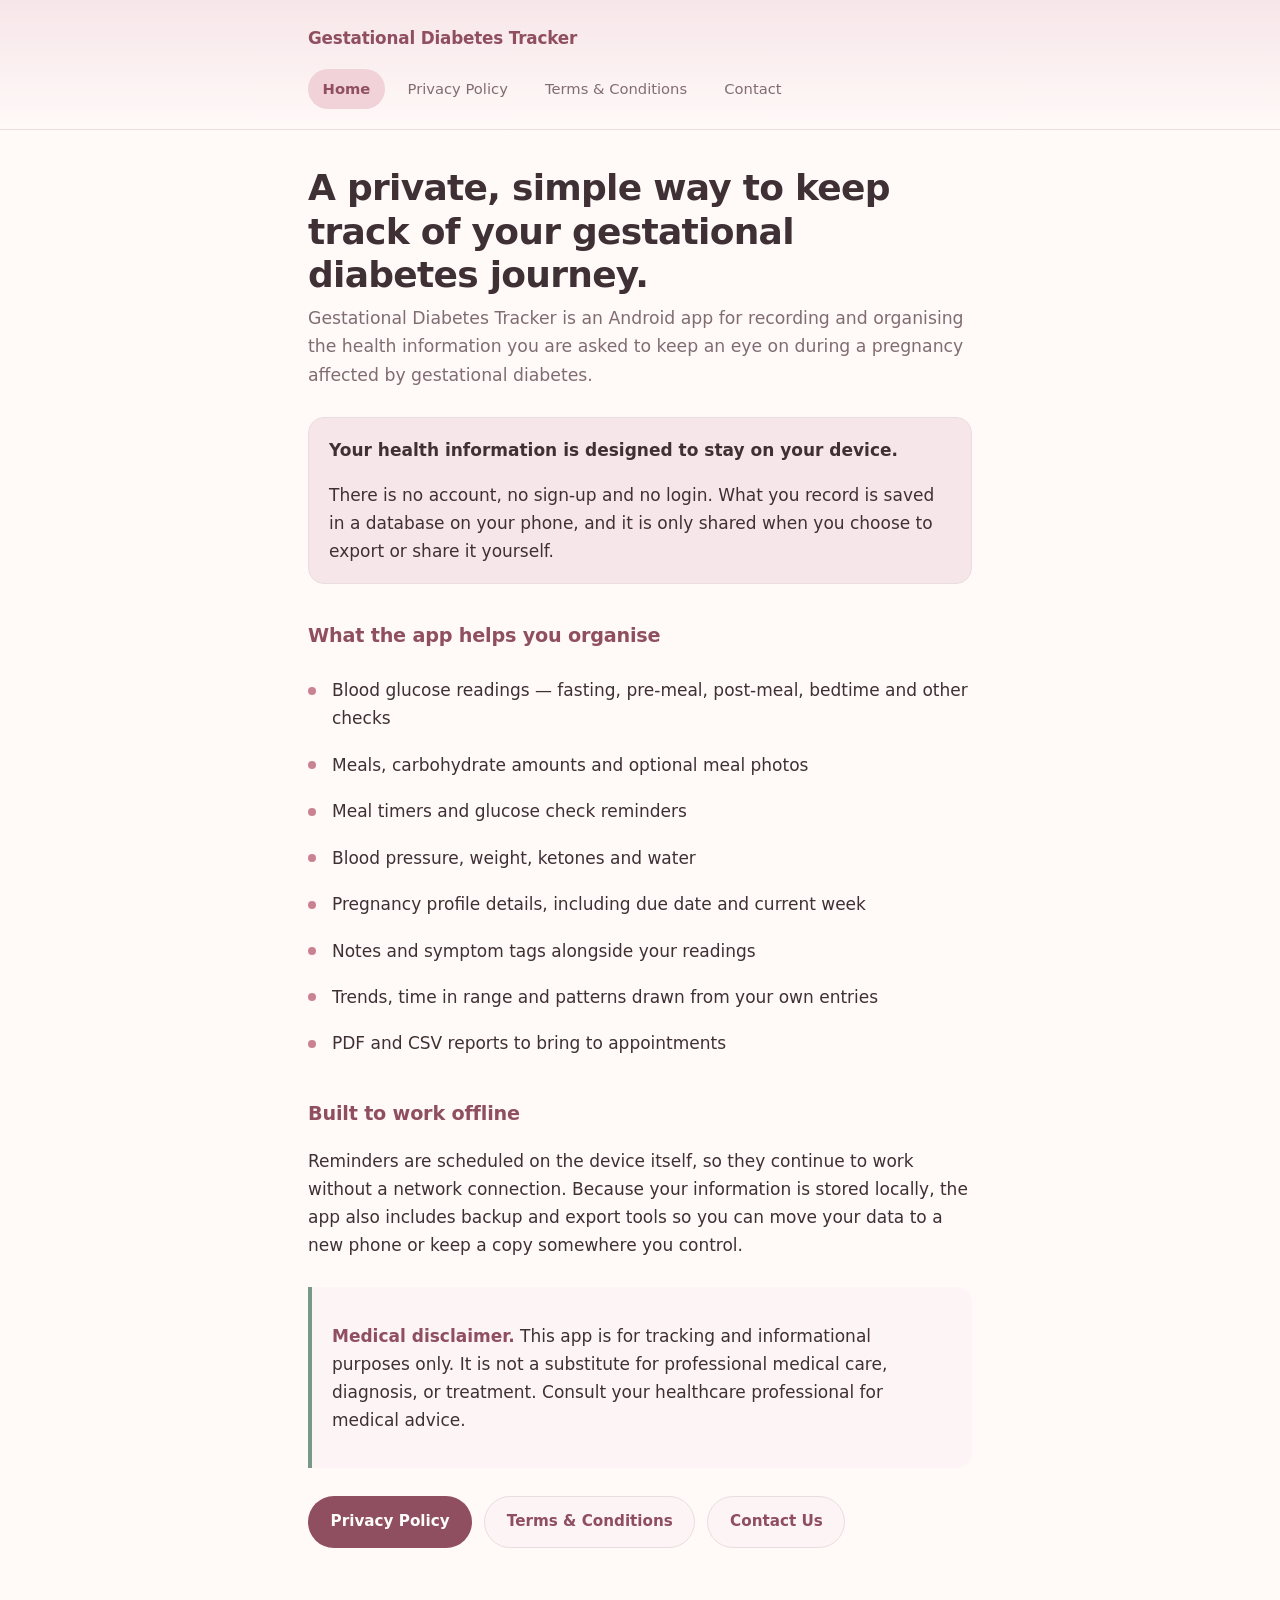
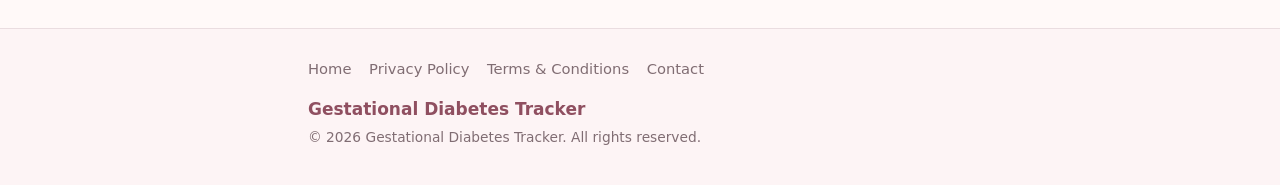
<file: index.html>
<!doctype html>
<html lang="en">
  <head>
    <meta charset="utf-8" />
    <meta name="viewport" content="width=device-width, initial-scale=1" />
    <title>Gestational Diabetes Tracker</title>
    <meta
      name="description"
      content="A private, on-device tracker for gestational diabetes — glucose readings, meals, reminders and reports for your appointments."
    />
    <link rel="stylesheet" href="style.css" />
  </head>
  <body>
    <header class="site-header">
      <div class="site-header__inner">
        <a class="brand" href="index.html">Gestational Diabetes Tracker</a>
        <nav class="site-nav" aria-label="Main">
          <a href="index.html" aria-current="page">Home</a>
          <a href="privacy.html">Privacy Policy</a>
          <a href="terms.html">Terms &amp; Conditions</a>
          <a href="contact.html">Contact</a>
        </nav>
      </div>
    </header>

    <main>
      <h1>A private, simple way to keep track of your gestational diabetes journey.</h1>
      <p class="lede">
        Gestational Diabetes Tracker is an Android app for recording and organising the
        health information you are asked to keep an eye on during a pregnancy affected by
        gestational diabetes.
      </p>

      <div class="callout">
        <p><strong>Your health information is designed to stay on your device.</strong></p>
        <p>
          There is no account, no sign-up and no login. What you record is saved in a
          database on your phone, and it is only shared when you choose to export or share
          it yourself.
        </p>
      </div>

      <h2>What the app helps you organise</h2>
      <ul class="feature-list">
        <li>Blood glucose readings — fasting, pre-meal, post-meal, bedtime and other checks</li>
        <li>Meals, carbohydrate amounts and optional meal photos</li>
        <li>Meal timers and glucose check reminders</li>
        <li>Blood pressure, weight, ketones and water</li>
        <li>Pregnancy profile details, including due date and current week</li>
        <li>Notes and symptom tags alongside your readings</li>
        <li>Trends, time in range and patterns drawn from your own entries</li>
        <li>PDF and CSV reports to bring to appointments</li>
      </ul>

      <h2>Built to work offline</h2>
      <p>
        Reminders are scheduled on the device itself, so they continue to work without a
        network connection. Because your information is stored locally, the app also
        includes backup and export tools so you can move your data to a new phone or keep
        a copy somewhere you control.
      </p>

      <div class="disclaimer">
        <p>
          <strong>Medical disclaimer.</strong> This app is for tracking and informational
          purposes only. It is not a substitute for professional medical care, diagnosis,
          or treatment. Consult your healthcare professional for medical advice.
        </p>
      </div>

      <div class="actions">
        <a class="button button--primary" href="privacy.html">Privacy Policy</a>
        <a class="button button--quiet" href="terms.html">Terms &amp; Conditions</a>
        <a class="button button--quiet" href="contact.html">Contact Us</a>
      </div>
    </main>

    <footer class="site-footer">
      <div class="site-footer__inner">
        <nav class="site-footer__links" aria-label="Footer">
          <a href="index.html">Home</a>
          <a href="privacy.html">Privacy Policy</a>
          <a href="terms.html">Terms &amp; Conditions</a>
          <a href="contact.html">Contact</a>
        </nav>
        <p class="site-footer__name">Gestational Diabetes Tracker</p>
        <p class="site-footer__note">© 2026 Gestational Diabetes Tracker. All rights reserved.</p>
      </div>
    </footer>
  </body>
</html>
</file>
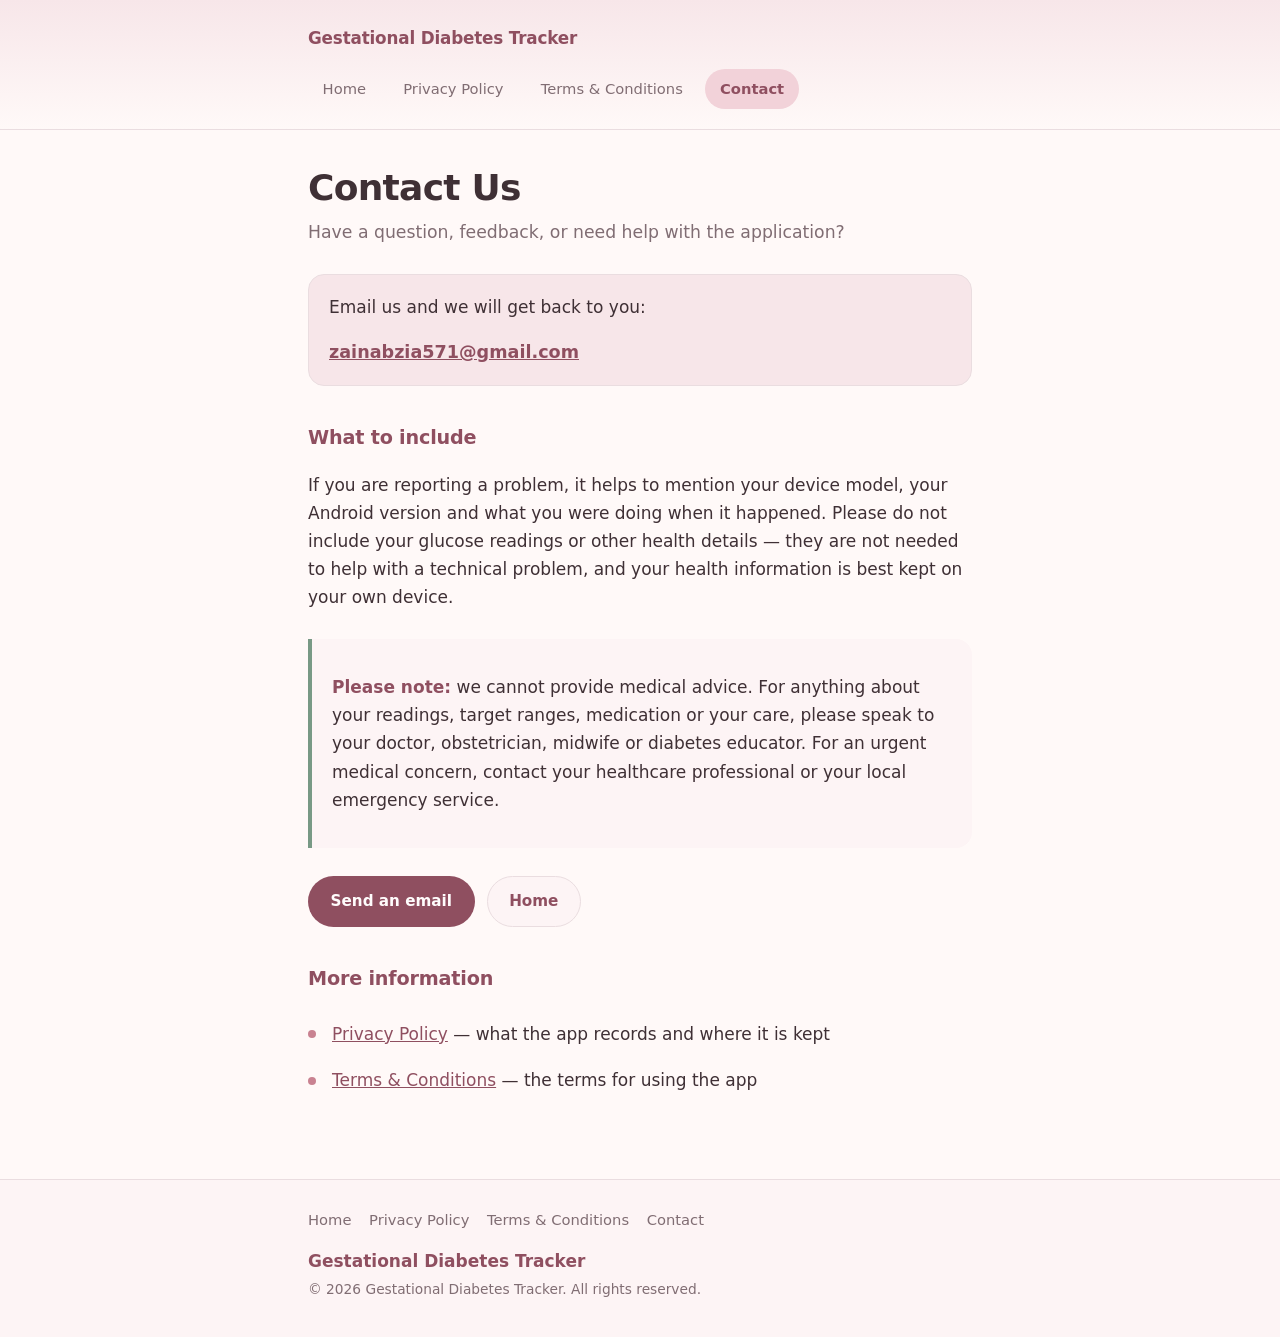
<file: contact.html>
<!doctype html>
<html lang="en">
  <head>
    <meta charset="utf-8" />
    <meta name="viewport" content="width=device-width, initial-scale=1" />
    <title>Contact — Gestational Diabetes Tracker</title>
    <meta
      name="description"
      content="Get in touch about the Gestational Diabetes Tracker app — questions, feedback or help."
    />
    <link rel="stylesheet" href="style.css" />
  </head>
  <body>
    <header class="site-header">
      <div class="site-header__inner">
        <a class="brand" href="index.html">Gestational Diabetes Tracker</a>
        <nav class="site-nav" aria-label="Main">
          <a href="index.html">Home</a>
          <a href="privacy.html">Privacy Policy</a>
          <a href="terms.html">Terms &amp; Conditions</a>
          <a href="contact.html" aria-current="page">Contact</a>
        </nav>
      </div>
    </header>

    <main>
      <h1>Contact Us</h1>
      <p class="lede">
        Have a question, feedback, or need help with the application?
      </p>

      <div class="callout">
        <p>Email us and we will get back to you:</p>
        <p class="contact-email">
          <a href="mailto:zainabzia571@gmail.com">zainabzia571@gmail.com</a>
        </p>
      </div>

      <h2>What to include</h2>
      <p>
        If you are reporting a problem, it helps to mention your device model, your Android
        version and what you were doing when it happened. Please do not include your glucose
        readings or other health details — they are not needed to help with a technical
        problem, and your health information is best kept on your own device.
      </p>

      <div class="disclaimer">
        <p>
          <strong>Please note:</strong> we cannot provide medical advice. For anything about
          your readings, target ranges, medication or your care, please speak to your doctor,
          obstetrician, midwife or diabetes educator. For an urgent medical concern, contact
          your healthcare professional or your local emergency service.
        </p>
      </div>

      <div class="actions">
        <a class="button button--primary" href="mailto:zainabzia571@gmail.com">Send an email</a>
        <a class="button button--quiet" href="index.html">Home</a>
      </div>

      <h2>More information</h2>
      <ul class="feature-list">
        <li><a href="privacy.html">Privacy Policy</a> — what the app records and where it is kept</li>
        <li><a href="terms.html">Terms &amp; Conditions</a> — the terms for using the app</li>
      </ul>
    </main>

    <footer class="site-footer">
      <div class="site-footer__inner">
        <nav class="site-footer__links" aria-label="Footer">
          <a href="index.html">Home</a>
          <a href="privacy.html">Privacy Policy</a>
          <a href="terms.html">Terms &amp; Conditions</a>
          <a href="contact.html">Contact</a>
        </nav>
        <p class="site-footer__name">Gestational Diabetes Tracker</p>
        <p class="site-footer__note">© 2026 Gestational Diabetes Tracker. All rights reserved.</p>
      </div>
    </footer>
  </body>
</html>
</file>
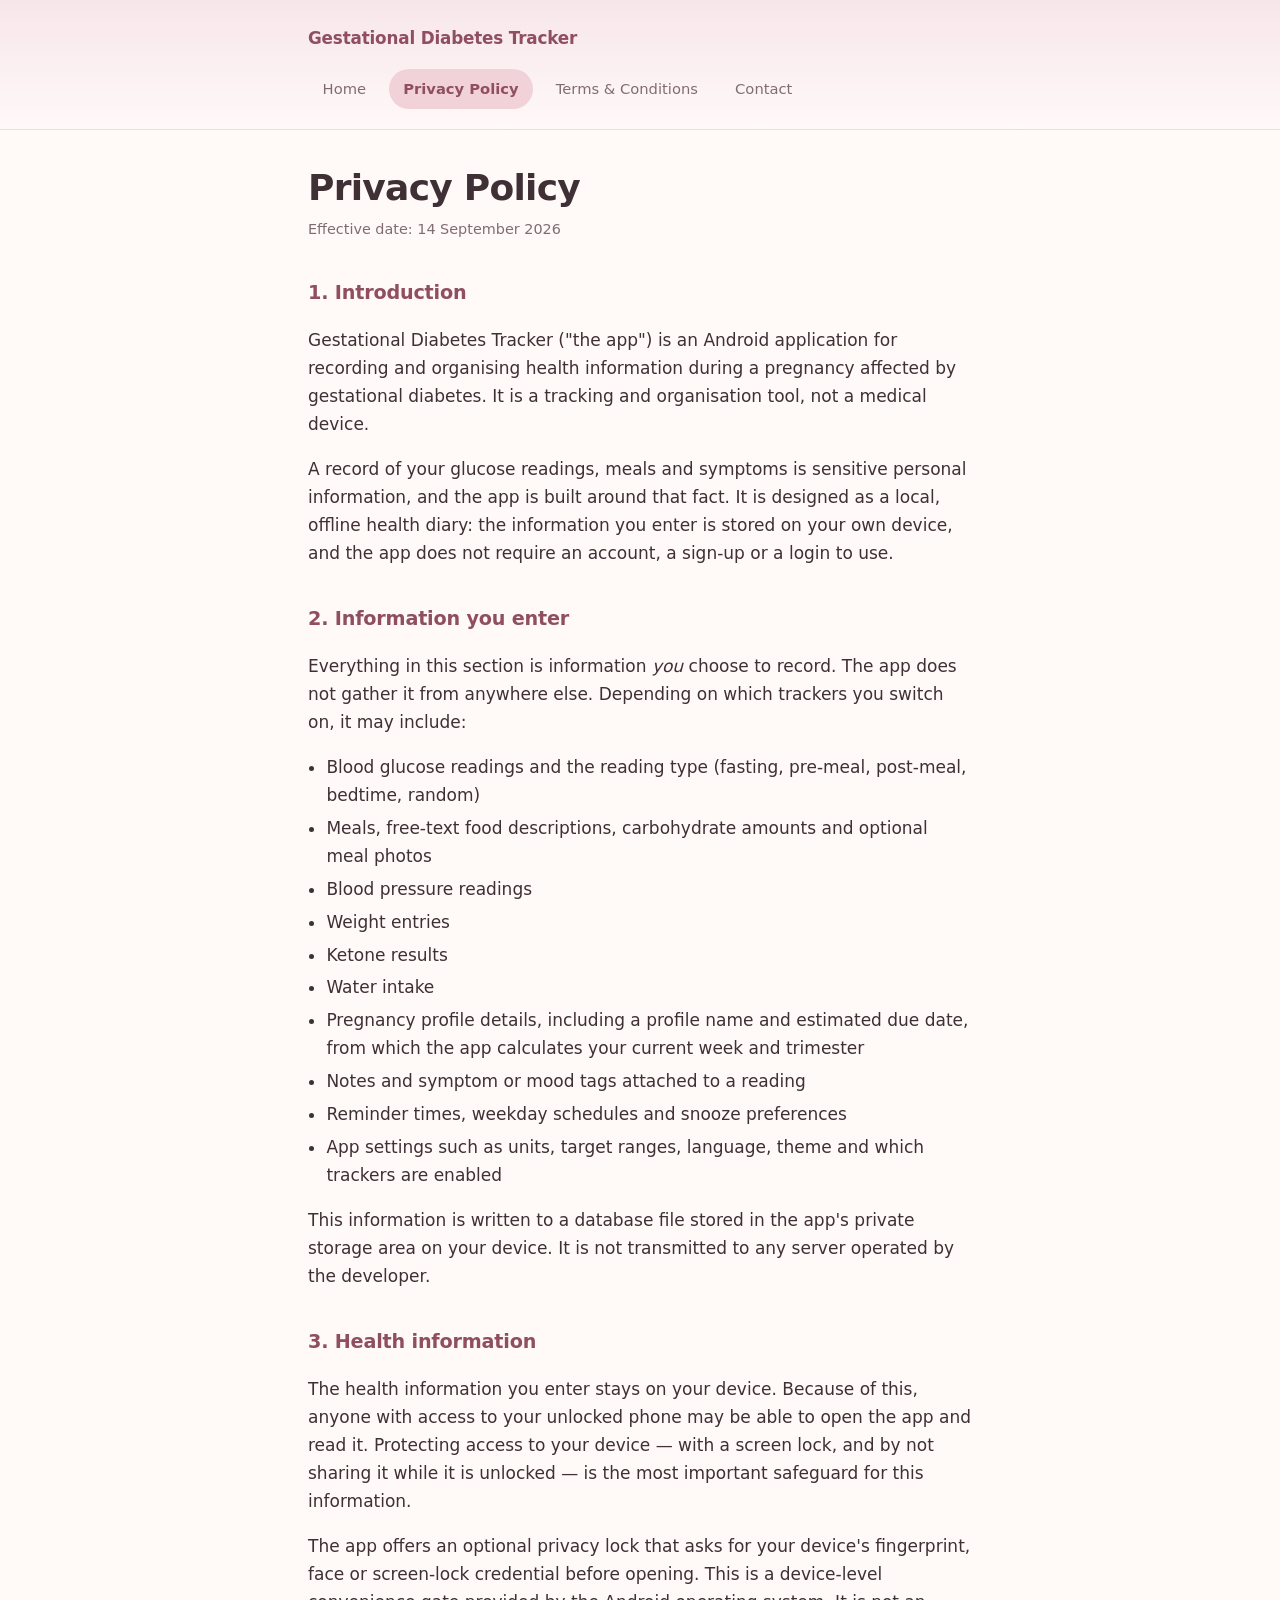
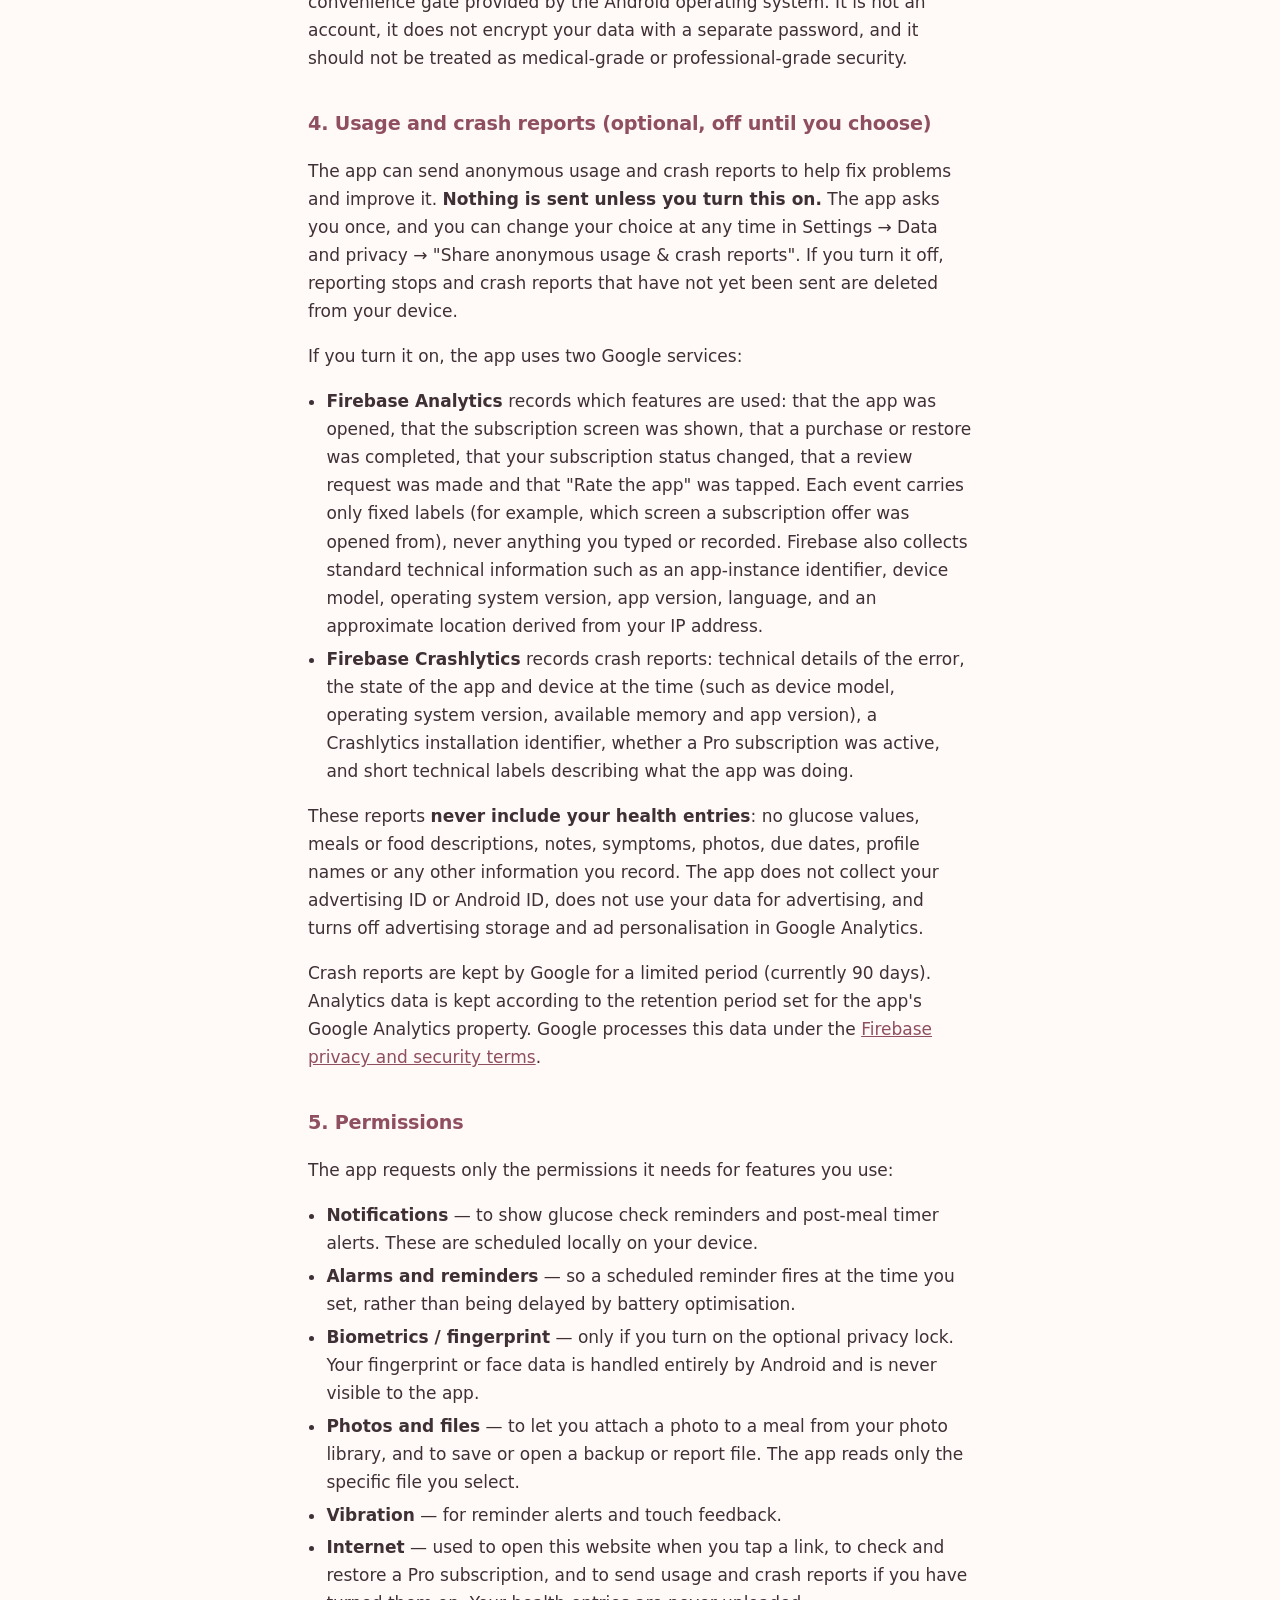
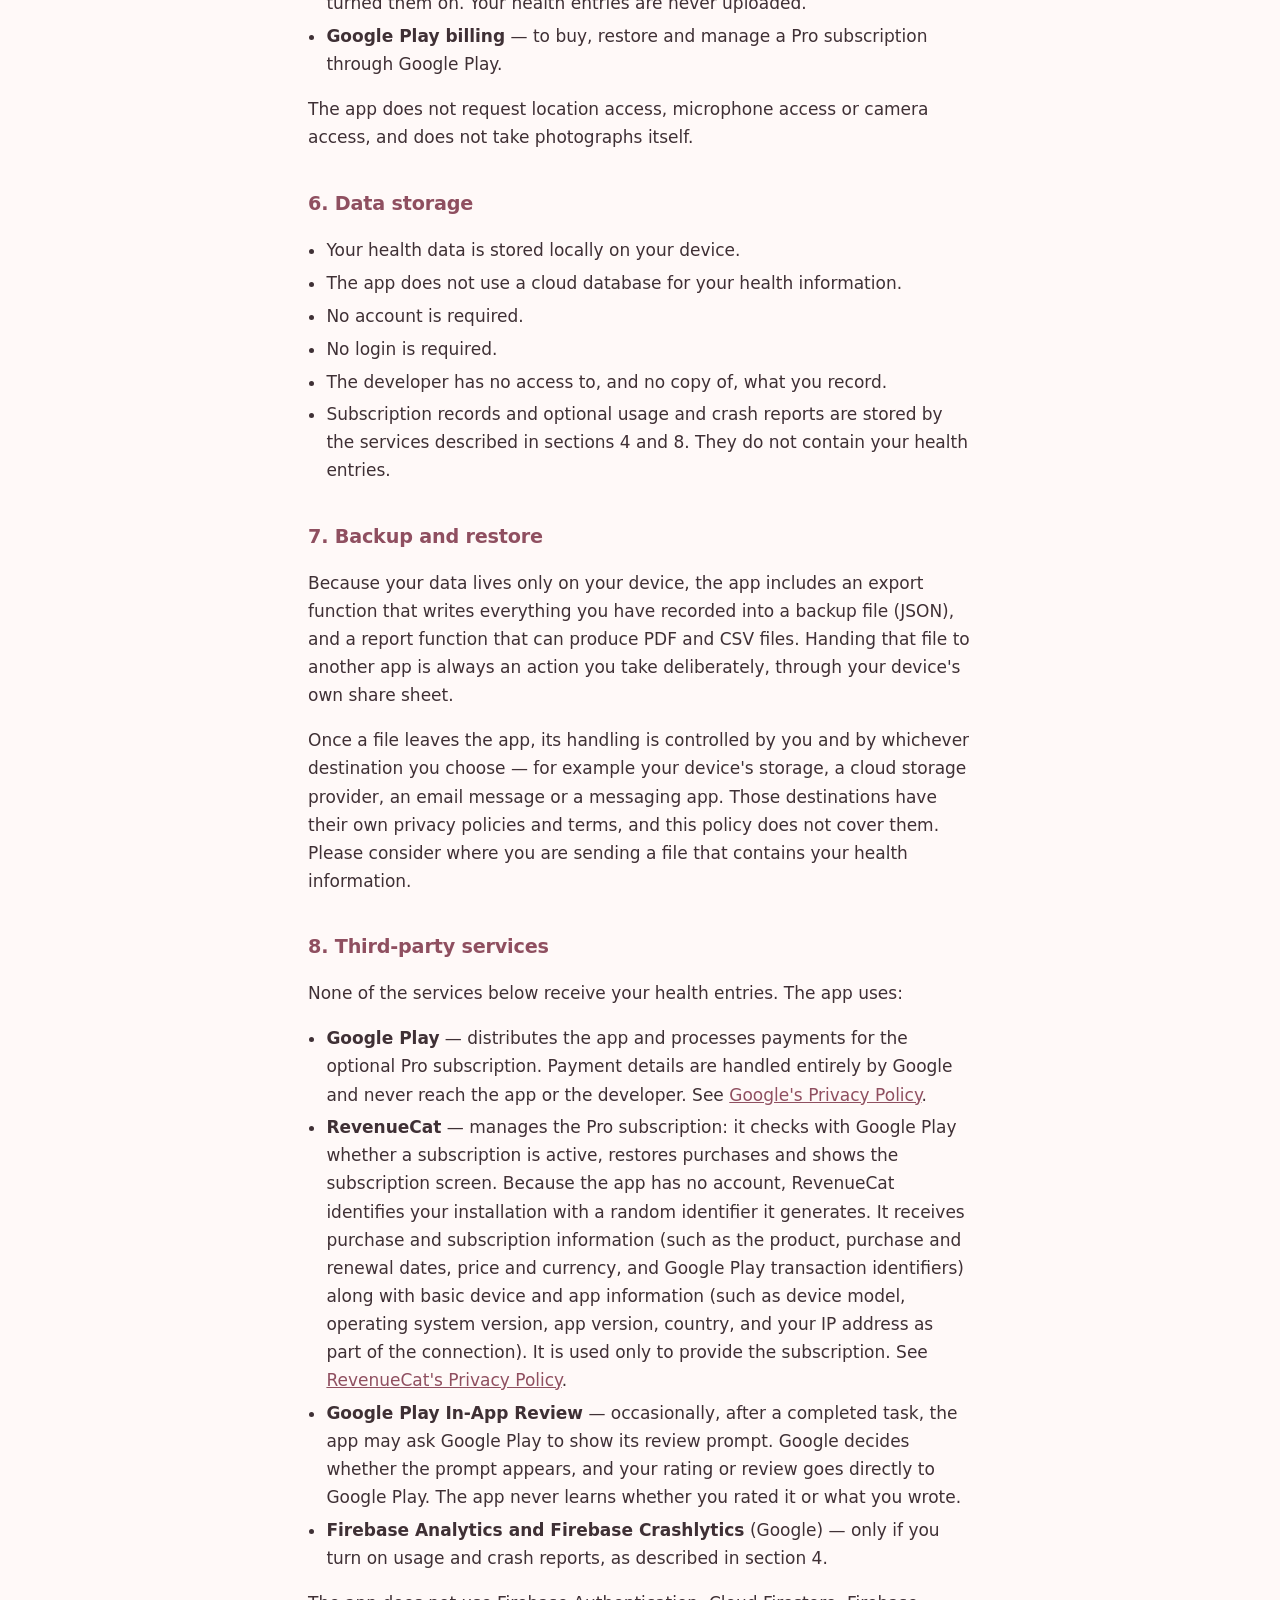
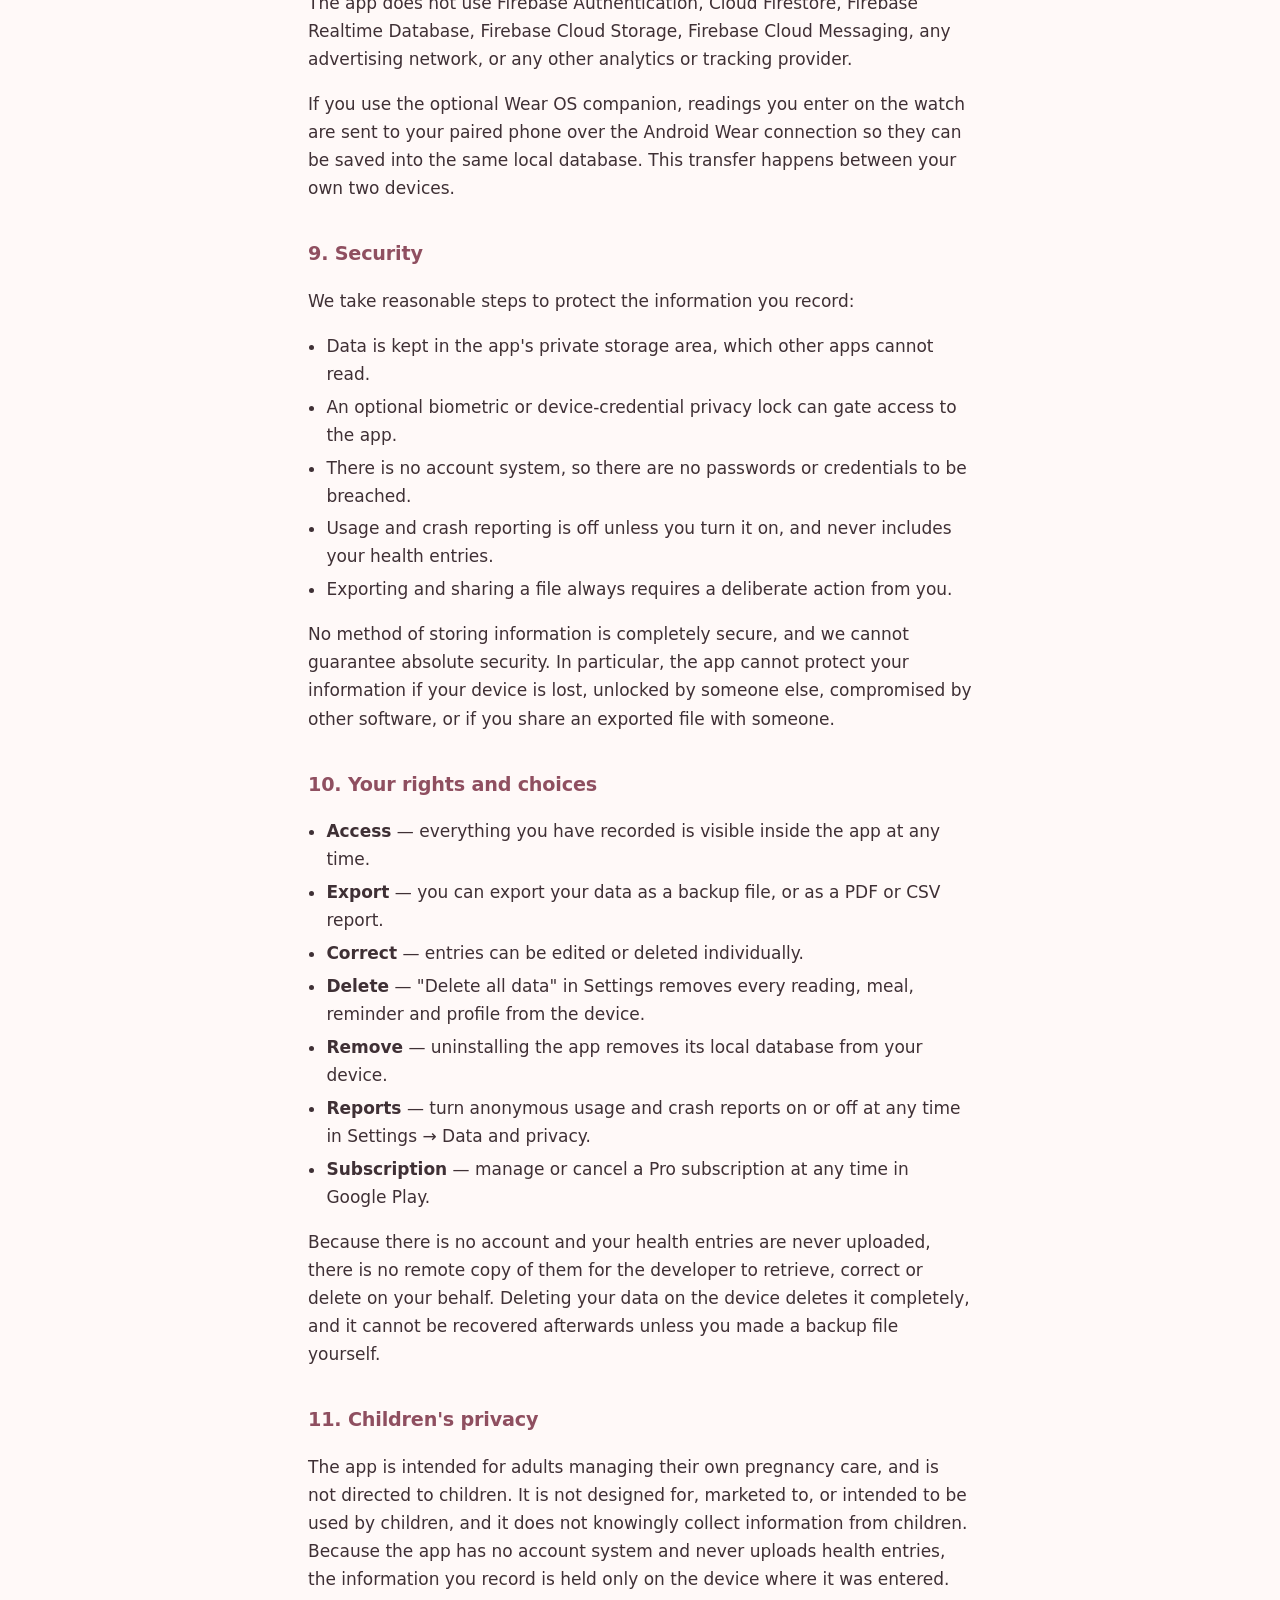
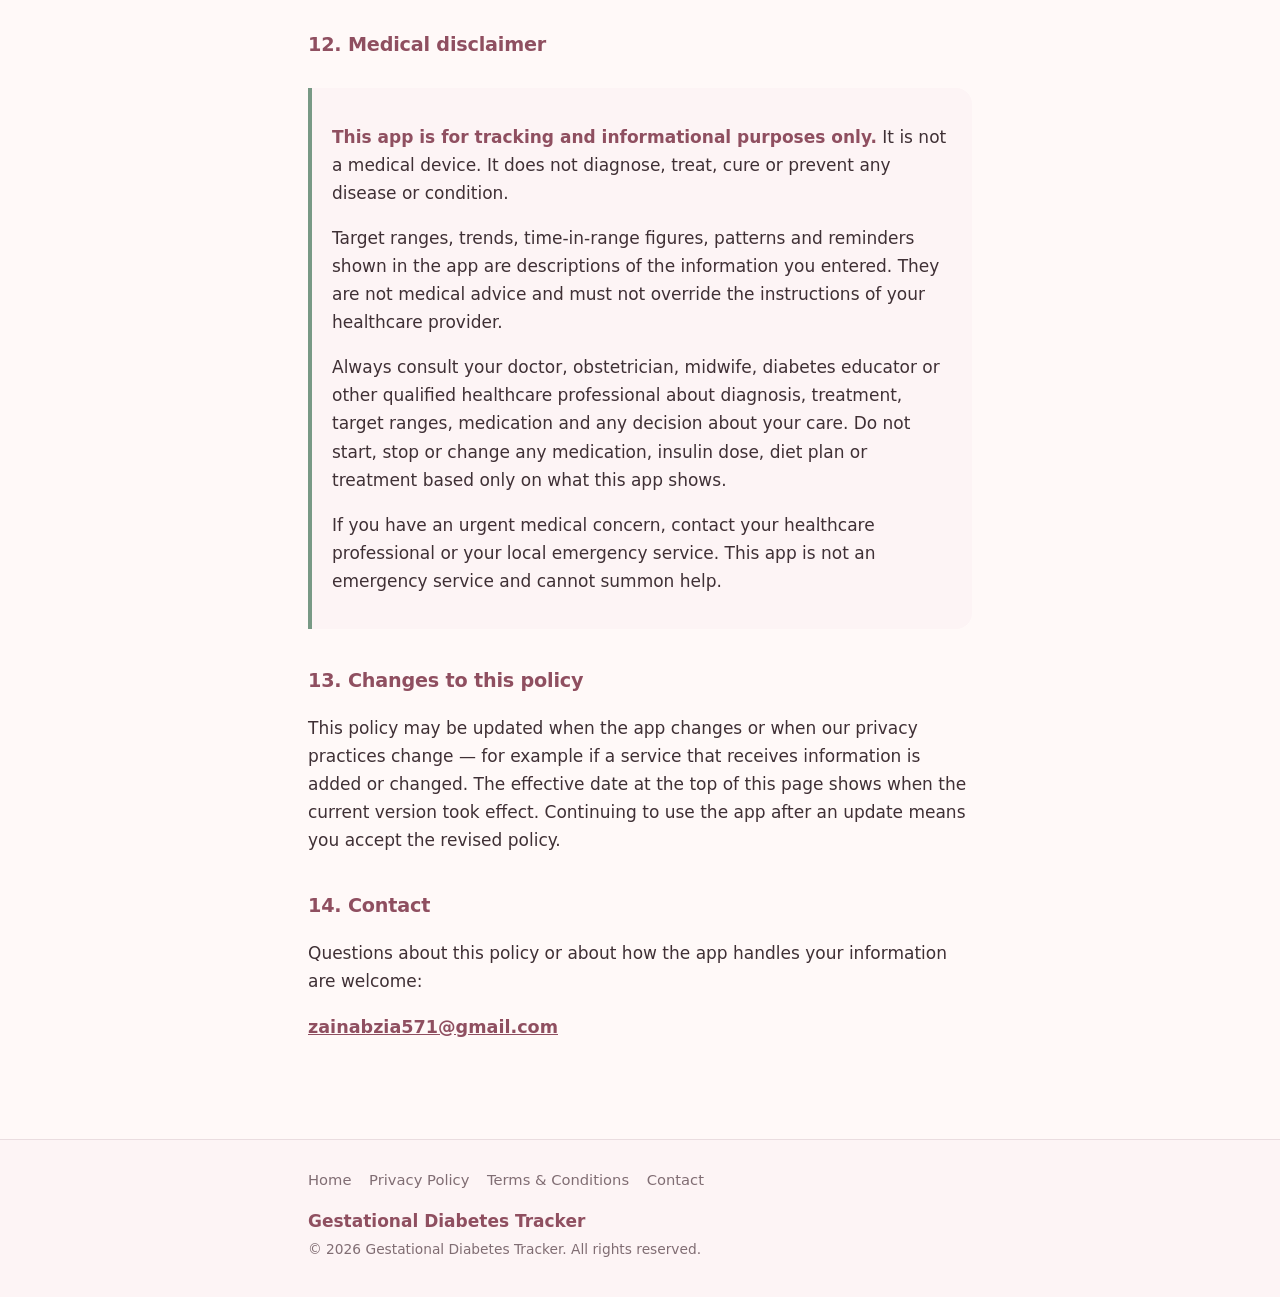
<file: privacy.html>
<!doctype html>
<html lang="en">
  <head>
    <meta charset="utf-8" />
    <meta name="viewport" content="width=device-width, initial-scale=1" />
    <title>Privacy Policy — Gestational Diabetes Tracker</title>
    <meta
      name="description"
      content="How Gestational Diabetes Tracker handles your information: everything you record stays on your device."
    />
    <link rel="stylesheet" href="style.css" />
  </head>
  <body>
    <header class="site-header">
      <div class="site-header__inner">
        <a class="brand" href="index.html">Gestational Diabetes Tracker</a>
        <nav class="site-nav" aria-label="Main">
          <a href="index.html">Home</a>
          <a href="privacy.html" aria-current="page">Privacy Policy</a>
          <a href="terms.html">Terms &amp; Conditions</a>
          <a href="contact.html">Contact</a>
        </nav>
      </div>
    </header>

    <main>
      <h1>Privacy Policy</h1>
      <p class="effective">Effective date: 14 September 2026</p>

      <h2>1. Introduction</h2>
      <p>
        Gestational Diabetes Tracker ("the app") is an Android application for recording
        and organising health information during a pregnancy affected by gestational
        diabetes. It is a tracking and organisation tool, not a medical device.
      </p>
      <p>
        A record of your glucose readings, meals and symptoms is sensitive personal
        information, and the app is built around that fact. It is designed as a local,
        offline health diary: the information you enter is stored on your own device, and
        the app does not require an account, a sign-up or a login to use.
      </p>

      <h2>2. Information you enter</h2>
      <p>
        Everything in this section is information <em>you</em> choose to record. The app
        does not gather it from anywhere else. Depending on which trackers you switch on,
        it may include:
      </p>
      <ul>
        <li>Blood glucose readings and the reading type (fasting, pre-meal, post-meal, bedtime, random)</li>
        <li>Meals, free-text food descriptions, carbohydrate amounts and optional meal photos</li>
        <li>Blood pressure readings</li>
        <li>Weight entries</li>
        <li>Ketone results</li>
        <li>Water intake</li>
        <li>Pregnancy profile details, including a profile name and estimated due date, from which the app calculates your current week and trimester</li>
        <li>Notes and symptom or mood tags attached to a reading</li>
        <li>Reminder times, weekday schedules and snooze preferences</li>
        <li>App settings such as units, target ranges, language, theme and which trackers are enabled</li>
      </ul>
      <p>
        This information is written to a database file stored in the app's private storage
        area on your device. It is not transmitted to any server operated by the developer.
      </p>

      <h2>3. Health information</h2>
      <p>
        The health information you enter stays on your device. Because of this, anyone with
        access to your unlocked phone may be able to open the app and read it. Protecting
        access to your device — with a screen lock, and by not sharing it while it is
        unlocked — is the most important safeguard for this information.
      </p>
      <p>
        The app offers an optional privacy lock that asks for your device's fingerprint,
        face or screen-lock credential before opening. This is a device-level convenience
        gate provided by the Android operating system. It is not an account, it does not
        encrypt your data with a separate password, and it should not be treated as
        medical-grade or professional-grade security.
      </p>

      <h2>4. Usage and crash reports (optional, off until you choose)</h2>
      <p>
        The app can send anonymous usage and crash reports to help fix problems and improve
        it. <strong>Nothing is sent unless you turn this on.</strong> The app asks you once,
        and you can change your choice at any time in Settings → Data and privacy →
        "Share anonymous usage &amp; crash reports". If you turn it off, reporting stops and
        crash reports that have not yet been sent are deleted from your device.
      </p>
      <p>If you turn it on, the app uses two Google services:</p>
      <ul>
        <li>
          <strong>Firebase Analytics</strong> records which features are used: that the app
          was opened, that the subscription screen was shown, that a purchase or restore
          was completed, that your subscription status changed, that a review request was
          made and that "Rate the app" was tapped. Each event carries only fixed labels
          (for example, which screen a subscription offer was opened from), never anything
          you typed or recorded. Firebase also collects standard technical information such
          as an app-instance identifier, device model, operating system version, app
          version, language, and an approximate location derived from your IP address.
        </li>
        <li>
          <strong>Firebase Crashlytics</strong> records crash reports: technical details of
          the error, the state of the app and device at the time (such as device model,
          operating system version, available memory and app version), a Crashlytics
          installation identifier, whether a Pro subscription was active, and short
          technical labels describing what the app was doing.
        </li>
      </ul>
      <p>
        These reports <strong>never include your health entries</strong>: no glucose values,
        meals or food descriptions, notes, symptoms, photos, due dates, profile names or
        any other information you record. The app does not collect your advertising ID or
        Android ID, does not use your data for advertising, and turns off advertising
        storage and ad personalisation in Google Analytics.
      </p>
      <p>
        Crash reports are kept by Google for a limited period (currently 90 days).
        Analytics data is kept according to the retention period set for the app's Google
        Analytics property. Google processes this data under the
        <a href="https://firebase.google.com/support/privacy">Firebase privacy and security terms</a>.
      </p>

      <h2>5. Permissions</h2>
      <p>The app requests only the permissions it needs for features you use:</p>
      <ul>
        <li>
          <strong>Notifications</strong> — to show glucose check reminders and post-meal
          timer alerts. These are scheduled locally on your device.
        </li>
        <li>
          <strong>Alarms and reminders</strong> — so a scheduled reminder fires at the time
          you set, rather than being delayed by battery optimisation.
        </li>
        <li>
          <strong>Biometrics / fingerprint</strong> — only if you turn on the optional
          privacy lock. Your fingerprint or face data is handled entirely by Android and is
          never visible to the app.
        </li>
        <li>
          <strong>Photos and files</strong> — to let you attach a photo to a meal from your
          photo library, and to save or open a backup or report file. The app reads only the
          specific file you select.
        </li>
        <li>
          <strong>Vibration</strong> — for reminder alerts and touch feedback.
        </li>
        <li>
          <strong>Internet</strong> — used to open this website when you tap a link, to check
          and restore a Pro subscription, and to send usage and crash reports if you have
          turned them on. Your health entries are never uploaded.
        </li>
        <li>
          <strong>Google Play billing</strong> — to buy, restore and manage a Pro
          subscription through Google Play.
        </li>
      </ul>
      <p>
        The app does not request location access, microphone access or camera access, and
        does not take photographs itself.
      </p>

      <h2>6. Data storage</h2>
      <ul>
        <li>Your health data is stored locally on your device.</li>
        <li>The app does not use a cloud database for your health information.</li>
        <li>No account is required.</li>
        <li>No login is required.</li>
        <li>The developer has no access to, and no copy of, what you record.</li>
        <li>
          Subscription records and optional usage and crash reports are stored by the
          services described in sections 4 and 8. They do not contain your health entries.
        </li>
      </ul>

      <h2>7. Backup and restore</h2>
      <p>
        Because your data lives only on your device, the app includes an export function
        that writes everything you have recorded into a backup file (JSON), and a report
        function that can produce PDF and CSV files. Handing that file to another app is
        always an action you take deliberately, through your device's own share sheet.
      </p>
      <p>
        Once a file leaves the app, its handling is controlled by you and by whichever
        destination you choose — for example your device's storage, a cloud storage
        provider, an email message or a messaging app. Those destinations have their own
        privacy policies and terms, and this policy does not cover them. Please consider
        where you are sending a file that contains your health information.
      </p>

      <h2>8. Third-party services</h2>
      <p>
        None of the services below receive your health entries. The app uses:
      </p>
      <ul>
        <li>
          <strong>Google Play</strong> — distributes the app and processes payments for
          the optional Pro subscription. Payment details are handled entirely by Google
          and never reach the app or the developer. See
          <a href="https://policies.google.com/privacy">Google's Privacy Policy</a>.
        </li>
        <li>
          <strong>RevenueCat</strong> — manages the Pro subscription: it checks with Google
          Play whether a subscription is active, restores purchases and shows the
          subscription screen. Because the app has no account, RevenueCat identifies your
          installation with a random identifier it generates. It receives purchase and
          subscription information (such as the product, purchase and renewal dates, price
          and currency, and Google Play transaction identifiers) along with basic device
          and app information (such as device model, operating system version, app version,
          country, and your IP address as part of the connection). It is used only to
          provide the subscription. See
          <a href="https://www.revenuecat.com/privacy">RevenueCat's Privacy Policy</a>.
        </li>
        <li>
          <strong>Google Play In-App Review</strong> — occasionally, after a completed task,
          the app may ask Google Play to show its review prompt. Google decides whether the
          prompt appears, and your rating or review goes directly to Google Play. The app
          never learns whether you rated it or what you wrote.
        </li>
        <li>
          <strong>Firebase Analytics and Firebase Crashlytics</strong> (Google) — only if
          you turn on usage and crash reports, as described in section 4.
        </li>
      </ul>
      <p>
        The app does not use Firebase Authentication, Cloud Firestore, Firebase Realtime
        Database, Firebase Cloud Storage, Firebase Cloud Messaging, any advertising network,
        or any other analytics or tracking provider.
      </p>
      <p>
        If you use the optional Wear OS companion, readings you enter on the watch are sent
        to your paired phone over the Android Wear connection so they can be saved into the
        same local database. This transfer happens between your own two devices.
      </p>

      <h2>9. Security</h2>
      <p>We take reasonable steps to protect the information you record:</p>
      <ul>
        <li>Data is kept in the app's private storage area, which other apps cannot read.</li>
        <li>An optional biometric or device-credential privacy lock can gate access to the app.</li>
        <li>There is no account system, so there are no passwords or credentials to be breached.</li>
        <li>Usage and crash reporting is off unless you turn it on, and never includes your health entries.</li>
        <li>Exporting and sharing a file always requires a deliberate action from you.</li>
      </ul>
      <p>
        No method of storing information is completely secure, and we cannot guarantee
        absolute security. In particular, the app cannot protect your information if your
        device is lost, unlocked by someone else, compromised by other software, or if you
        share an exported file with someone.
      </p>

      <h2>10. Your rights and choices</h2>
      <ul>
        <li><strong>Access</strong> — everything you have recorded is visible inside the app at any time.</li>
        <li><strong>Export</strong> — you can export your data as a backup file, or as a PDF or CSV report.</li>
        <li><strong>Correct</strong> — entries can be edited or deleted individually.</li>
        <li><strong>Delete</strong> — "Delete all data" in Settings removes every reading, meal, reminder and profile from the device.</li>
        <li><strong>Remove</strong> — uninstalling the app removes its local database from your device.</li>
        <li><strong>Reports</strong> — turn anonymous usage and crash reports on or off at any time in Settings → Data and privacy.</li>
        <li><strong>Subscription</strong> — manage or cancel a Pro subscription at any time in Google Play.</li>
      </ul>
      <p>
        Because there is no account and your health entries are never uploaded, there is no
        remote copy of them for the developer to retrieve, correct or delete on your behalf. Deleting your data on
        the device deletes it completely, and it cannot be recovered afterwards unless you
        made a backup file yourself.
      </p>

      <h2>11. Children's privacy</h2>
      <p>
        The app is intended for adults managing their own pregnancy care, and is not
        directed to children. It is not designed for, marketed to, or intended to be used by
        children, and it does not knowingly collect information from children. Because the
        app has no account system and never uploads health entries, the information you
        record is held only on the device where it was entered.
      </p>

      <h2>12. Medical disclaimer</h2>
      <div class="disclaimer">
        <p>
          <strong>This app is for tracking and informational purposes only.</strong> It is
          not a medical device. It does not diagnose, treat, cure or prevent any disease or
          condition.
        </p>
        <p>
          Target ranges, trends, time-in-range figures, patterns and reminders shown in the
          app are descriptions of the information you entered. They are not medical advice
          and must not override the instructions of your healthcare provider.
        </p>
        <p>
          Always consult your doctor, obstetrician, midwife, diabetes educator or other
          qualified healthcare professional about diagnosis, treatment, target ranges,
          medication and any decision about your care. Do not start, stop or change any
          medication, insulin dose, diet plan or treatment based only on what this app
          shows.
        </p>
        <p>
          If you have an urgent medical concern, contact your healthcare professional or
          your local emergency service. This app is not an emergency service and cannot
          summon help.
        </p>
      </div>

      <h2>13. Changes to this policy</h2>
      <p>
        This policy may be updated when the app changes or when our privacy practices
        change — for example if a service that receives information is added or changed. The
        effective date at the top of this page shows when the current version took effect.
        Continuing to use the app after an update means you accept the revised policy.
      </p>

      <h2>14. Contact</h2>
      <p>
        Questions about this policy or about how the app handles your information are
        welcome:
      </p>
      <p class="contact-email">
        <a href="mailto:zainabzia571@gmail.com">zainabzia571@gmail.com</a>
      </p>
    </main>

    <footer class="site-footer">
      <div class="site-footer__inner">
        <nav class="site-footer__links" aria-label="Footer">
          <a href="index.html">Home</a>
          <a href="privacy.html">Privacy Policy</a>
          <a href="terms.html">Terms &amp; Conditions</a>
          <a href="contact.html">Contact</a>
        </nav>
        <p class="site-footer__name">Gestational Diabetes Tracker</p>
        <p class="site-footer__note">© 2026 Gestational Diabetes Tracker. All rights reserved.</p>
      </div>
    </footer>
  </body>
</html>
</file>
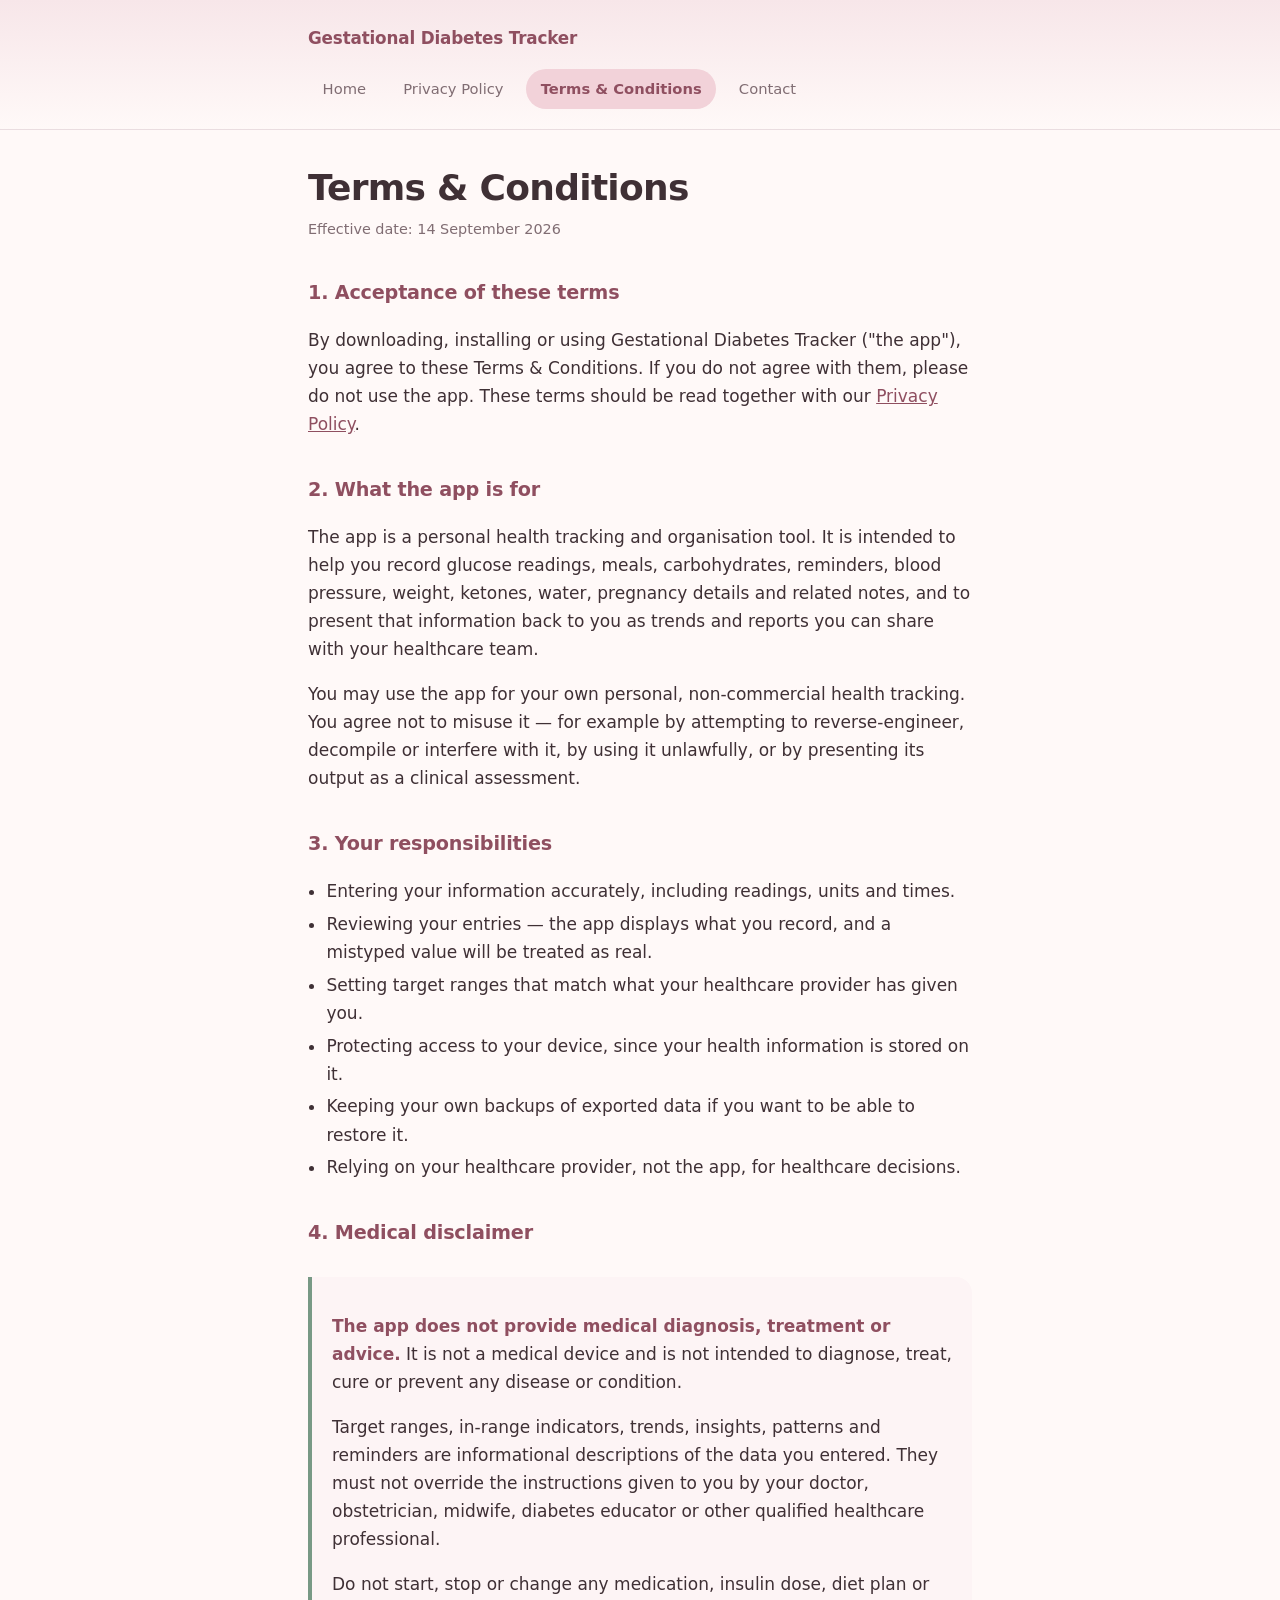
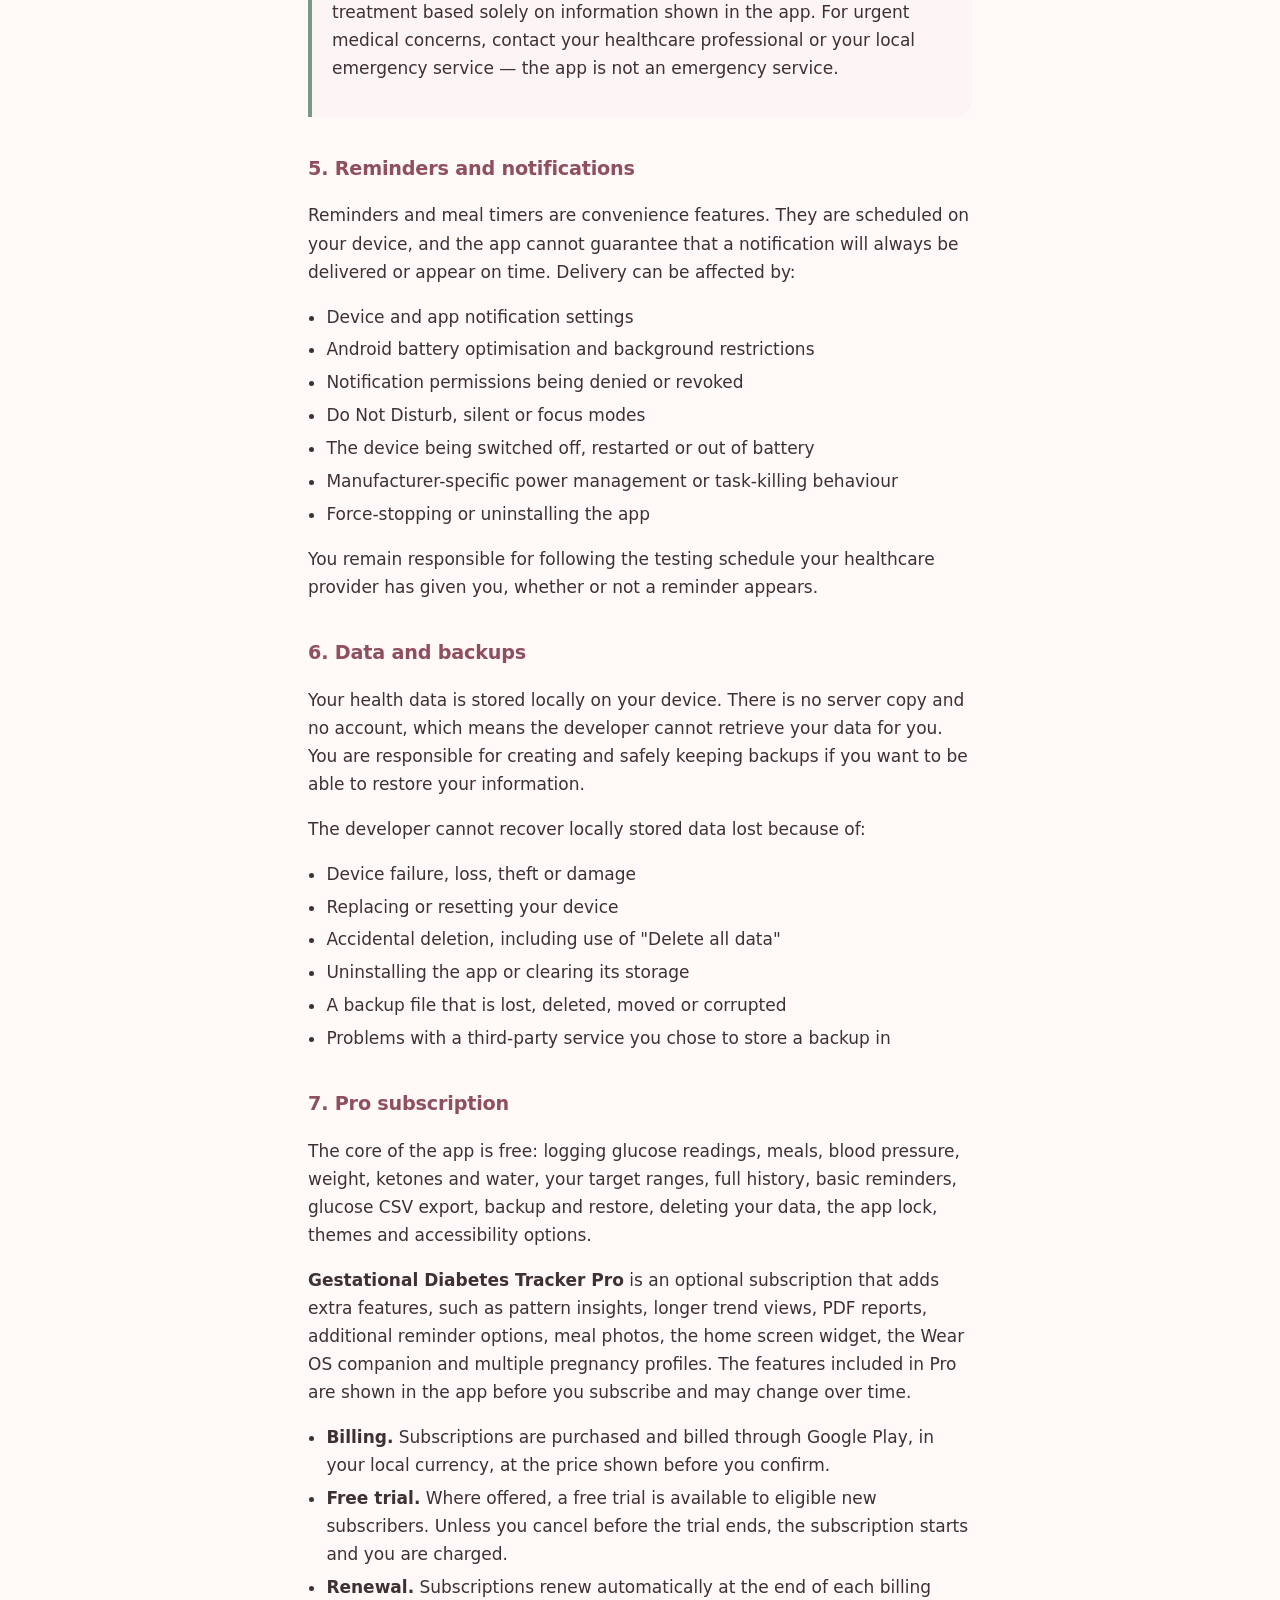
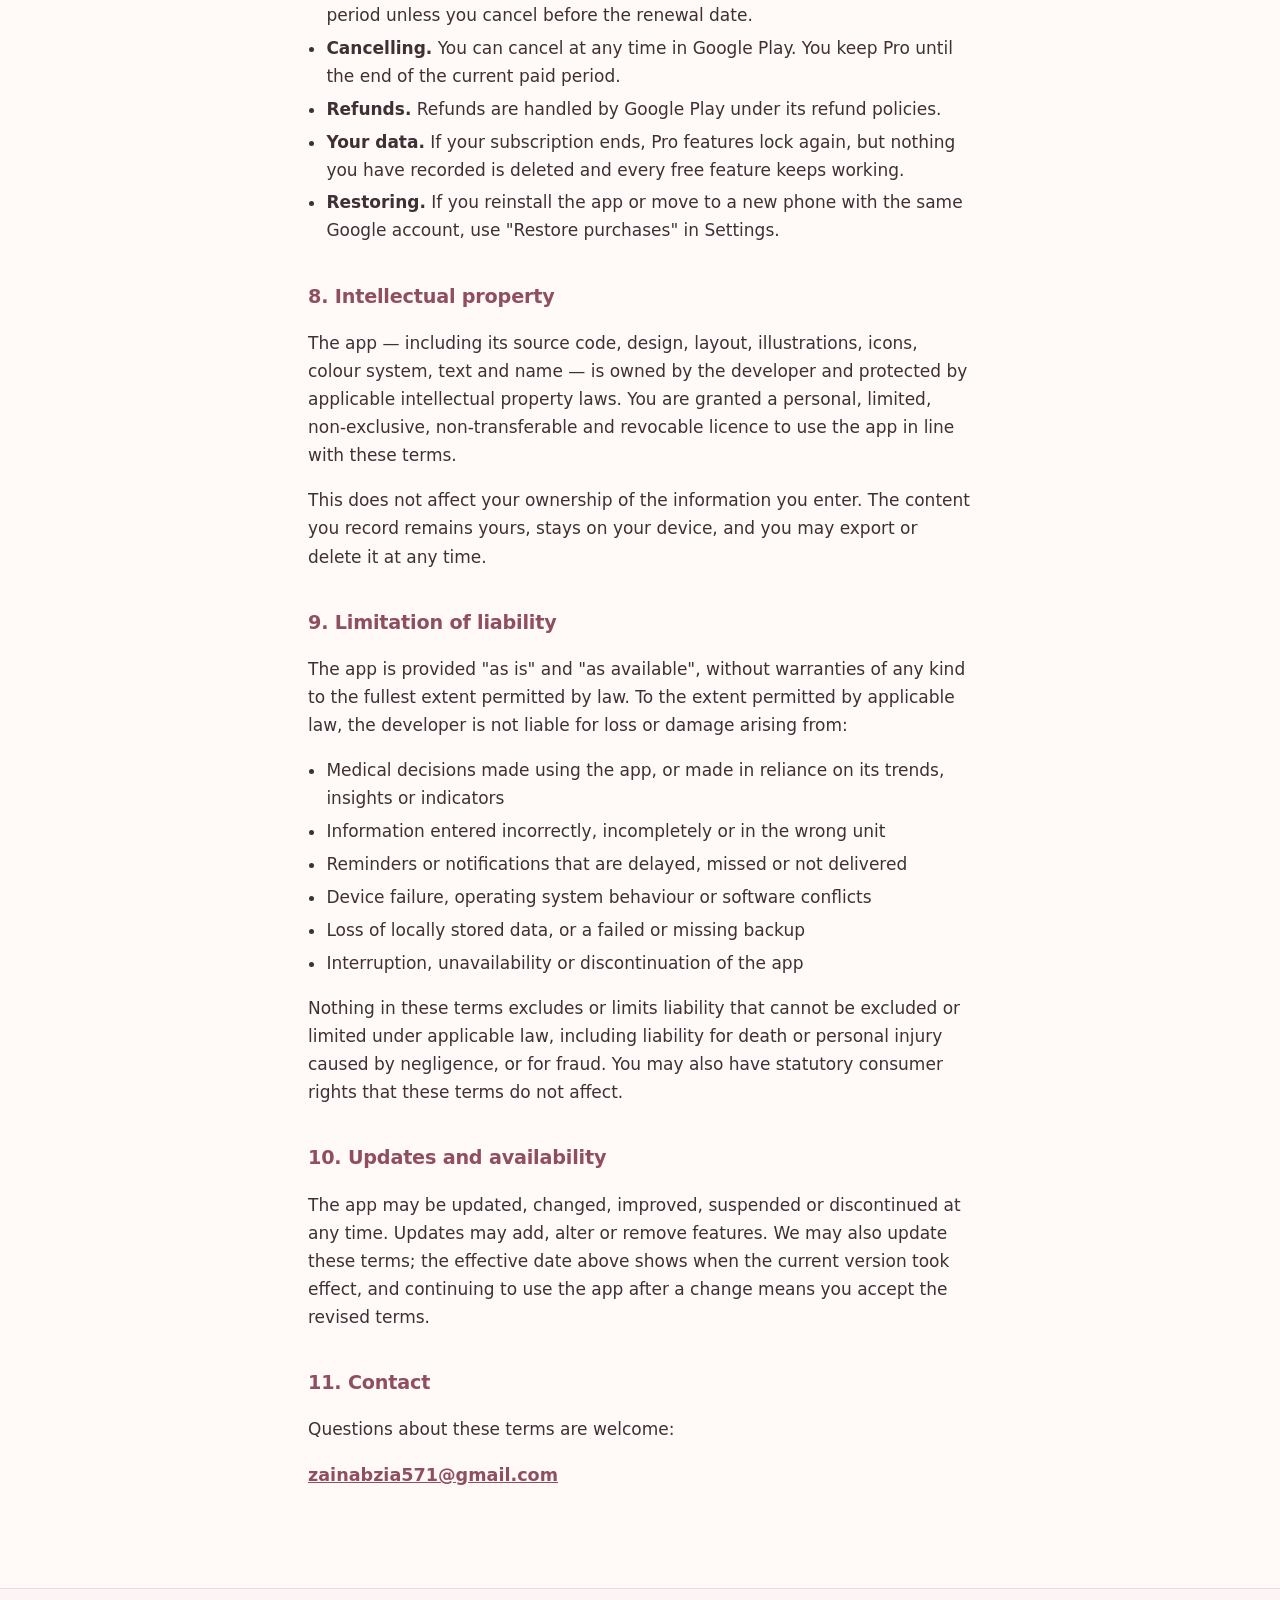
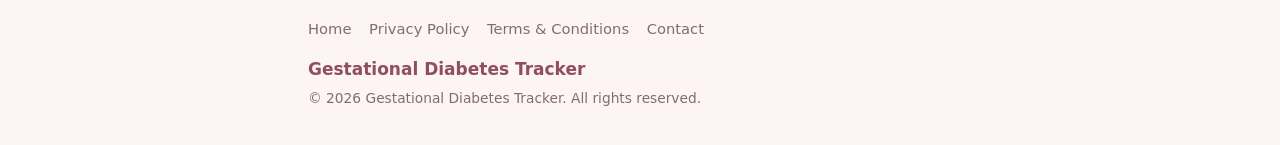
<file: terms.html>
<!doctype html>
<html lang="en">
  <head>
    <meta charset="utf-8" />
    <meta name="viewport" content="width=device-width, initial-scale=1" />
    <title>Terms &amp; Conditions — Gestational Diabetes Tracker</title>
    <meta
      name="description"
      content="Terms and conditions for using the Gestational Diabetes Tracker Android app."
    />
    <link rel="stylesheet" href="style.css" />
  </head>
  <body>
    <header class="site-header">
      <div class="site-header__inner">
        <a class="brand" href="index.html">Gestational Diabetes Tracker</a>
        <nav class="site-nav" aria-label="Main">
          <a href="index.html">Home</a>
          <a href="privacy.html">Privacy Policy</a>
          <a href="terms.html" aria-current="page">Terms &amp; Conditions</a>
          <a href="contact.html">Contact</a>
        </nav>
      </div>
    </header>

    <main>
      <h1>Terms &amp; Conditions</h1>
      <p class="effective">Effective date: 14 September 2026</p>

      <h2>1. Acceptance of these terms</h2>
      <p>
        By downloading, installing or using Gestational Diabetes Tracker ("the app"), you
        agree to these Terms &amp; Conditions. If you do not agree with them, please do not
        use the app. These terms should be read together with our
        <a href="privacy.html">Privacy Policy</a>.
      </p>

      <h2>2. What the app is for</h2>
      <p>
        The app is a personal health tracking and organisation tool. It is intended to help
        you record glucose readings, meals, carbohydrates, reminders, blood pressure,
        weight, ketones, water, pregnancy details and related notes, and to
        present that information back to you as trends and reports you can share with your
        healthcare team.
      </p>
      <p>
        You may use the app for your own personal, non-commercial health tracking. You agree
        not to misuse it — for example by attempting to reverse-engineer, decompile or
        interfere with it, by using it unlawfully, or by presenting its output as a
        clinical assessment.
      </p>

      <h2>3. Your responsibilities</h2>
      <ul>
        <li>Entering your information accurately, including readings, units and times.</li>
        <li>Reviewing your entries — the app displays what you record, and a mistyped value will be treated as real.</li>
        <li>Setting target ranges that match what your healthcare provider has given you.</li>
        <li>Protecting access to your device, since your health information is stored on it.</li>
        <li>Keeping your own backups of exported data if you want to be able to restore it.</li>
        <li>Relying on your healthcare provider, not the app, for healthcare decisions.</li>
      </ul>

      <h2>4. Medical disclaimer</h2>
      <div class="disclaimer">
        <p>
          <strong>The app does not provide medical diagnosis, treatment or advice.</strong>
          It is not a medical device and is not intended to diagnose, treat, cure or prevent
          any disease or condition.
        </p>
        <p>
          Target ranges, in-range indicators, trends, insights, patterns and reminders are
          informational descriptions of the data you entered. They must not override the
          instructions given to you by your doctor, obstetrician, midwife, diabetes educator
          or other qualified healthcare professional.
        </p>
        <p>
          Do not start, stop or change any medication, insulin dose, diet plan or treatment
          based solely on information shown in the app. For urgent medical concerns, contact
          your healthcare professional or your local emergency service — the app is not an
          emergency service.
        </p>
      </div>

      <h2>5. Reminders and notifications</h2>
      <p>
        Reminders and meal timers are convenience features. They are scheduled on your
        device, and the app cannot guarantee that a notification will always be delivered or
        appear on time. Delivery can be affected by:
      </p>
      <ul>
        <li>Device and app notification settings</li>
        <li>Android battery optimisation and background restrictions</li>
        <li>Notification permissions being denied or revoked</li>
        <li>Do Not Disturb, silent or focus modes</li>
        <li>The device being switched off, restarted or out of battery</li>
        <li>Manufacturer-specific power management or task-killing behaviour</li>
        <li>Force-stopping or uninstalling the app</li>
      </ul>
      <p>
        You remain responsible for following the testing schedule your healthcare provider
        has given you, whether or not a reminder appears.
      </p>

      <h2>6. Data and backups</h2>
      <p>
        Your health data is stored locally on your device. There is no server copy and no
        account, which means the developer cannot retrieve your data for you. You are
        responsible for creating and safely keeping backups if you want to be able to
        restore your information.
      </p>
      <p>The developer cannot recover locally stored data lost because of:</p>
      <ul>
        <li>Device failure, loss, theft or damage</li>
        <li>Replacing or resetting your device</li>
        <li>Accidental deletion, including use of "Delete all data"</li>
        <li>Uninstalling the app or clearing its storage</li>
        <li>A backup file that is lost, deleted, moved or corrupted</li>
        <li>Problems with a third-party service you chose to store a backup in</li>
      </ul>

      <h2>7. Pro subscription</h2>
      <p>
        The core of the app is free: logging glucose readings, meals, blood pressure,
        weight, ketones and water, your target ranges, full history, basic
        reminders, glucose CSV export, backup and restore, deleting your data, the app lock,
        themes and accessibility options.
      </p>
      <p>
        <strong>Gestational Diabetes Tracker Pro</strong> is an optional subscription that
        adds extra features, such as pattern insights, longer trend views, PDF reports,
        additional reminder options, meal photos, the home screen widget, the Wear OS
        companion and multiple pregnancy profiles. The features included in Pro are shown
        in the app before you subscribe and may change over time.
      </p>
      <ul>
        <li><strong>Billing.</strong> Subscriptions are purchased and billed through Google Play, in your local currency, at the price shown before you confirm.</li>
        <li><strong>Free trial.</strong> Where offered, a free trial is available to eligible new subscribers. Unless you cancel before the trial ends, the subscription starts and you are charged.</li>
        <li><strong>Renewal.</strong> Subscriptions renew automatically at the end of each billing period unless you cancel before the renewal date.</li>
        <li><strong>Cancelling.</strong> You can cancel at any time in Google Play. You keep Pro until the end of the current paid period.</li>
        <li><strong>Refunds.</strong> Refunds are handled by Google Play under its refund policies.</li>
        <li><strong>Your data.</strong> If your subscription ends, Pro features lock again, but nothing you have recorded is deleted and every free feature keeps working.</li>
        <li><strong>Restoring.</strong> If you reinstall the app or move to a new phone with the same Google account, use "Restore purchases" in Settings.</li>
      </ul>

      <h2>8. Intellectual property</h2>
      <p>
        The app — including its source code, design, layout, illustrations, icons, colour
        system, text and name — is owned by the developer and protected by applicable
        intellectual property laws. You are granted a personal, limited, non-exclusive,
        non-transferable and revocable licence to use the app in line with these terms.
      </p>
      <p>
        This does not affect your ownership of the information you enter. The content you
        record remains yours, stays on your device, and you may export or delete it at any
        time.
      </p>

      <h2>9. Limitation of liability</h2>
      <p>
        The app is provided "as is" and "as available", without warranties of any kind to
        the fullest extent permitted by law. To the extent permitted by applicable law, the
        developer is not liable for loss or damage arising from:
      </p>
      <ul>
        <li>Medical decisions made using the app, or made in reliance on its trends, insights or indicators</li>
        <li>Information entered incorrectly, incompletely or in the wrong unit</li>
        <li>Reminders or notifications that are delayed, missed or not delivered</li>
        <li>Device failure, operating system behaviour or software conflicts</li>
        <li>Loss of locally stored data, or a failed or missing backup</li>
        <li>Interruption, unavailability or discontinuation of the app</li>
      </ul>
      <p>
        Nothing in these terms excludes or limits liability that cannot be excluded or
        limited under applicable law, including liability for death or personal injury
        caused by negligence, or for fraud. You may also have statutory consumer rights that
        these terms do not affect.
      </p>

      <h2>10. Updates and availability</h2>
      <p>
        The app may be updated, changed, improved, suspended or discontinued at any time.
        Updates may add, alter or remove features. We may also update these terms; the
        effective date above shows when the current version took effect, and continuing to
        use the app after a change means you accept the revised terms.
      </p>

      <h2>11. Contact</h2>
      <p>Questions about these terms are welcome:</p>
      <p class="contact-email">
        <a href="mailto:zainabzia571@gmail.com">zainabzia571@gmail.com</a>
      </p>
    </main>

    <footer class="site-footer">
      <div class="site-footer__inner">
        <nav class="site-footer__links" aria-label="Footer">
          <a href="index.html">Home</a>
          <a href="privacy.html">Privacy Policy</a>
          <a href="terms.html">Terms &amp; Conditions</a>
          <a href="contact.html">Contact</a>
        </nav>
        <p class="site-footer__name">Gestational Diabetes Tracker</p>
        <p class="site-footer__note">© 2026 Gestational Diabetes Tracker. All rights reserved.</p>
      </div>
    </footer>
  </body>
</html>
</file>
<file: style.css>
/*
 * Gestational Diabetes Tracker — legal site.
 *
 * Carries the app's own "Soft Rose" palette so the pages read as part of the
 * product rather than as boilerplate bolted on for the store listing.
 */

:root {
  --background: #fff9f8;
  --surface: #fdf4f5;
  --blush: #f7e6e9;
  --petal: #f2d2d9;
  --rose: #c98291;
  --rosewood: #8f4f60;
  --sage: #789985;
  --ink: #3f3035;
  --muted: #806d73;
  --border: #eadde0;

  --measure: 44rem;
  --radius: 16px;
}

* {
  box-sizing: border-box;
}

html {
  -webkit-text-size-adjust: 100%;
}

body {
  margin: 0;
  background: var(--background);
  color: var(--ink);
  font-family: system-ui, -apple-system, "Segoe UI", Roboto, Helvetica, Arial, sans-serif;
  font-size: 17px;
  line-height: 1.65;
}

/* ------------------------------------------------------------------ header */

.site-header {
  background: linear-gradient(180deg, var(--blush) 0%, var(--background) 100%);
  border-bottom: 1px solid var(--border);
}

.site-header__inner {
  max-width: var(--measure);
  margin: 0 auto;
  padding: 1.5rem 1.25rem 1.25rem;
}

.brand {
  display: inline-block;
  font-size: 1.05rem;
  font-weight: 600;
  color: var(--rosewood);
  text-decoration: none;
  letter-spacing: -0.01em;
}

.site-nav {
  margin-top: 1rem;
  display: flex;
  flex-wrap: wrap;
  gap: 0.5rem;
}

.site-nav a {
  color: var(--muted);
  text-decoration: none;
  font-size: 0.92rem;
  padding: 0.45rem 0.85rem;
  border-radius: 999px;
  border: 1px solid transparent;
}

.site-nav a:hover,
.site-nav a:focus-visible {
  color: var(--rosewood);
  background: var(--blush);
}

.site-nav a[aria-current="page"] {
  color: var(--rosewood);
  background: var(--petal);
  font-weight: 600;
}

/* ------------------------------------------------------------------- main */

main {
  max-width: var(--measure);
  margin: 0 auto;
  padding: 2.25rem 1.25rem 3rem;
}

h1 {
  font-size: clamp(1.7rem, 5vw, 2.25rem);
  line-height: 1.2;
  letter-spacing: -0.02em;
  margin: 0 0 0.5rem;
}

h2 {
  font-size: 1.2rem;
  letter-spacing: -0.01em;
  margin: 2.25rem 0 0.6rem;
  color: var(--rosewood);
}

h3 {
  font-size: 1.02rem;
  margin: 1.5rem 0 0.4rem;
}

p,
li {
  color: var(--ink);
}

.lede {
  font-size: 1.08rem;
  color: var(--muted);
  margin-top: 0;
}

.effective {
  color: var(--muted);
  font-size: 0.9rem;
  margin: 0 0 1.5rem;
}

ul {
  padding-left: 1.15rem;
}

li {
  margin: 0.3rem 0;
}

a {
  color: var(--rosewood);
}

/* --------------------------------------------------------------- elements */

.callout {
  background: var(--blush);
  border: 1px solid var(--border);
  border-radius: var(--radius);
  padding: 1.1rem 1.25rem;
  margin: 1.75rem 0;
}

.callout p:first-child {
  margin-top: 0;
}

.callout p:last-child {
  margin-bottom: 0;
}

/* The medical disclaimer, marked with sage rather than an alarm colour. */
.disclaimer {
  border-left: 4px solid var(--sage);
  background: var(--surface);
  border-radius: 0 var(--radius) var(--radius) 0;
  padding: 1.1rem 1.25rem;
  margin: 1.75rem 0;
}

.disclaimer strong {
  color: var(--rosewood);
}

.actions {
  display: flex;
  flex-wrap: wrap;
  gap: 0.75rem;
  margin: 1.75rem 0 0;
}

.button {
  display: inline-block;
  padding: 0.75rem 1.35rem;
  border-radius: 999px;
  text-decoration: none;
  font-weight: 600;
  font-size: 0.95rem;
  border: 1px solid transparent;
}

.button--primary {
  background: var(--rosewood);
  color: #fffcfc;
}

.button--primary:hover,
.button--primary:focus-visible {
  background: var(--rose);
}

.button--quiet {
  background: var(--surface);
  color: var(--rosewood);
  border-color: var(--border);
}

.button--quiet:hover,
.button--quiet:focus-visible {
  background: var(--blush);
}

.feature-list {
  list-style: none;
  padding: 0;
  margin: 1.25rem 0 0;
  display: grid;
  gap: 0.55rem;
}

.feature-list li {
  padding-left: 1.5rem;
  position: relative;
}

/* A petal-toned marker instead of a bullet. */
.feature-list li::before {
  content: "";
  position: absolute;
  left: 0;
  top: 0.62em;
  width: 8px;
  height: 8px;
  border-radius: 999px;
  background: var(--rose);
}

.contact-email {
  font-size: 1.1rem;
  font-weight: 600;
  word-break: break-word;
}

/* ------------------------------------------------------------------ footer */

.site-footer {
  border-top: 1px solid var(--border);
  background: var(--surface);
  margin-top: 2rem;
}

.site-footer__inner {
  max-width: var(--measure);
  margin: 0 auto;
  padding: 1.75rem 1.25rem 2.25rem;
}

.site-footer__links {
  display: flex;
  flex-wrap: wrap;
  gap: 0.4rem 1.1rem;
  margin-bottom: 0.9rem;
}

.site-footer__links a {
  color: var(--muted);
  text-decoration: none;
  font-size: 0.92rem;
}

.site-footer__links a:hover,
.site-footer__links a:focus-visible {
  color: var(--rosewood);
  text-decoration: underline;
}

.site-footer__name {
  font-weight: 600;
  color: var(--rosewood);
  margin: 0 0 0.2rem;
}

.site-footer__note {
  color: var(--muted);
  font-size: 0.86rem;
  margin: 0;
}

/* Visible keyboard focus everywhere, matching the app's accessibility floor. */
a:focus-visible,
.button:focus-visible {
  outline: 2px solid var(--rose);
  outline-offset: 2px;
}

@media (max-width: 30rem) {
  body {
    font-size: 16px;
  }

  main {
    padding: 1.75rem 1.1rem 2.5rem;
  }

  .actions .button {
    width: 100%;
    text-align: center;
  }
}
</file>
